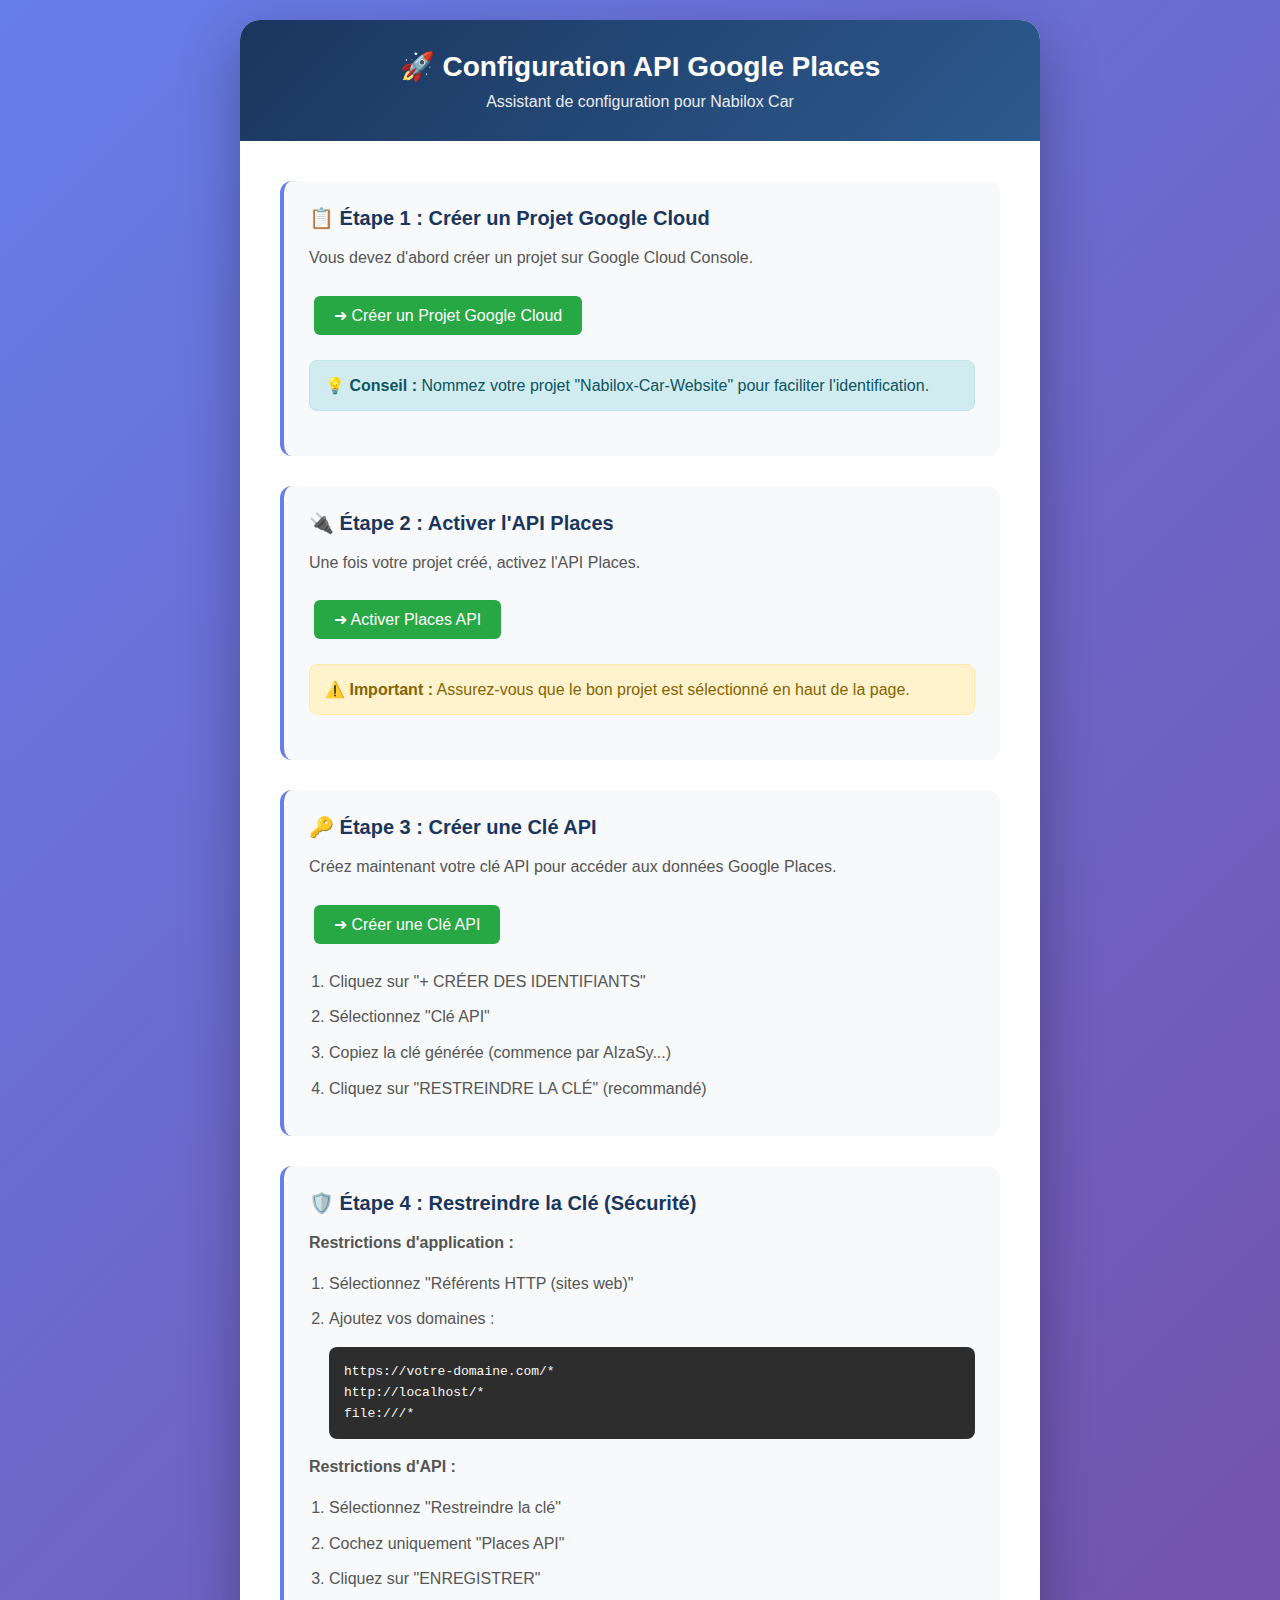
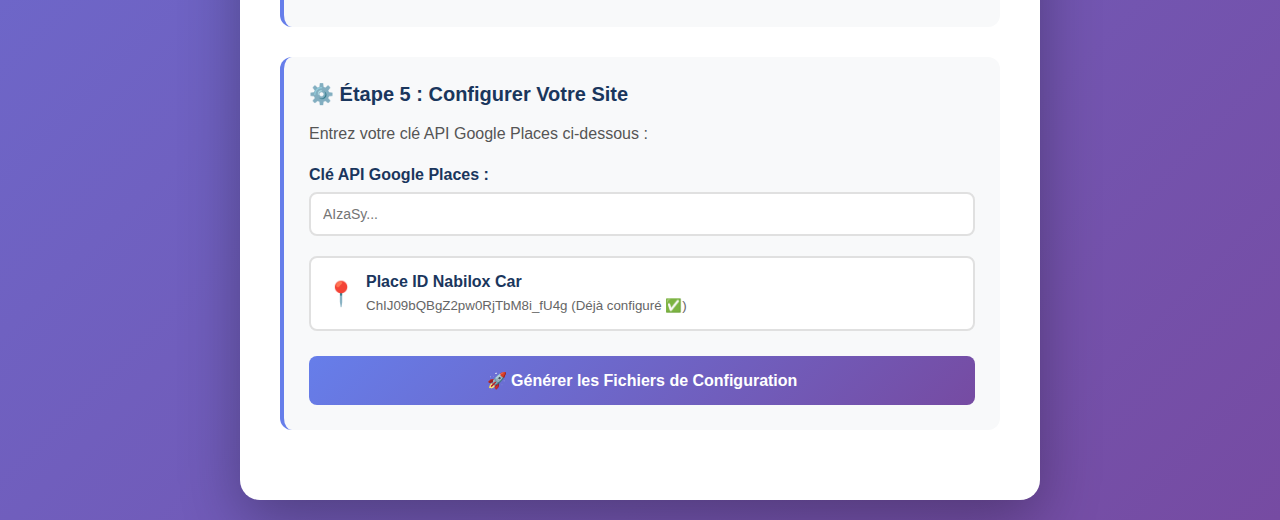
<file: setup-google-api.html>
<!DOCTYPE html>
<html lang="fr">
<head>
    <meta charset="UTF-8">
    <meta name="viewport" content="width=device-width, initial-scale=1.0">
    <title>Configuration API Google Places - Nabilox Car</title>
    <style>
        * {
            margin: 0;
            padding: 0;
            box-sizing: border-box;
        }
        
        body {
            font-family: 'Segoe UI', Tahoma, Geneva, Verdana, sans-serif;
            background: linear-gradient(135deg, #667eea 0%, #764ba2 100%);
            min-height: 100vh;
            padding: 20px;
        }
        
        .container {
            max-width: 800px;
            margin: 0 auto;
            background: white;
            border-radius: 20px;
            box-shadow: 0 20px 60px rgba(0,0,0,0.3);
            overflow: hidden;
        }
        
        .header {
            background: linear-gradient(135deg, #1a365d 0%, #2d5a8f 100%);
            color: white;
            padding: 30px;
            text-align: center;
        }
        
        .header h1 {
            font-size: 28px;
            margin-bottom: 10px;
        }
        
        .header p {
            opacity: 0.9;
            font-size: 16px;
        }
        
        .content {
            padding: 40px;
        }
        
        .step {
            margin-bottom: 30px;
            padding: 25px;
            background: #f8f9fa;
            border-radius: 12px;
            border-left: 4px solid #667eea;
        }
        
        .step h3 {
            color: #1a365d;
            margin-bottom: 15px;
            font-size: 20px;
        }
        
        .step p {
            color: #555;
            line-height: 1.6;
            margin-bottom: 15px;
        }
        
        .step ol {
            margin-left: 20px;
            color: #555;
        }
        
        .step li {
            margin-bottom: 10px;
            line-height: 1.6;
        }
        
        .input-group {
            margin: 20px 0;
        }
        
        .input-group label {
            display: block;
            font-weight: 600;
            color: #1a365d;
            margin-bottom: 8px;
        }
        
        .input-group input {
            width: 100%;
            padding: 12px;
            border: 2px solid #e0e0e0;
            border-radius: 8px;
            font-size: 14px;
            transition: border-color 0.3s;
        }
        
        .input-group input:focus {
            outline: none;
            border-color: #667eea;
        }
        
        .btn {
            background: linear-gradient(135deg, #667eea 0%, #764ba2 100%);
            color: white;
            border: none;
            padding: 15px 30px;
            border-radius: 8px;
            font-size: 16px;
            font-weight: 600;
            cursor: pointer;
            transition: transform 0.2s, box-shadow 0.2s;
            width: 100%;
            margin-top: 10px;
        }
        
        .btn:hover {
            transform: translateY(-2px);
            box-shadow: 0 10px 20px rgba(102, 126, 234, 0.4);
        }
        
        .btn:active {
            transform: translateY(0);
        }
        
        .btn-secondary {
            background: #6c757d;
        }
        
        .alert {
            padding: 15px;
            border-radius: 8px;
            margin: 20px 0;
        }
        
        .alert-success {
            background: #d4edda;
            border: 1px solid #c3e6cb;
            color: #155724;
        }
        
        .alert-warning {
            background: #fff3cd;
            border: 1px solid #ffeaa7;
            color: #856404;
        }
        
        .alert-info {
            background: #d1ecf1;
            border: 1px solid #bee5eb;
            color: #0c5460;
        }
        
        .code-block {
            background: #2d2d2d;
            color: #f8f8f2;
            padding: 15px;
            border-radius: 8px;
            font-family: 'Courier New', monospace;
            font-size: 13px;
            overflow-x: auto;
            margin: 15px 0;
        }
        
        .link-button {
            display: inline-block;
            background: #28a745;
            color: white;
            padding: 10px 20px;
            border-radius: 6px;
            text-decoration: none;
            margin: 10px 5px;
            transition: background 0.3s;
        }
        
        .link-button:hover {
            background: #218838;
        }
        
        .status {
            display: flex;
            align-items: center;
            gap: 10px;
            padding: 15px;
            background: white;
            border-radius: 8px;
            margin: 15px 0;
            border: 2px solid #e0e0e0;
        }
        
        .status-icon {
            font-size: 24px;
        }
        
        .status-text {
            flex: 1;
        }
        
        .status-text strong {
            display: block;
            color: #1a365d;
            margin-bottom: 5px;
        }
        
        .status-text small {
            color: #666;
        }
        
        .progress {
            background: #e0e0e0;
            height: 8px;
            border-radius: 4px;
            overflow: hidden;
            margin: 20px 0;
        }
        
        .progress-bar {
            background: linear-gradient(90deg, #667eea 0%, #764ba2 100%);
            height: 100%;
            transition: width 0.3s;
        }
    </style>
</head>
<body>
    <div class="container">
        <div class="header">
            <h1>🚀 Configuration API Google Places</h1>
            <p>Assistant de configuration pour Nabilox Car</p>
        </div>
        
        <div class="content">
            <!-- Étape 1 -->
            <div class="step">
                <h3>📋 Étape 1 : Créer un Projet Google Cloud</h3>
                <p>Vous devez d'abord créer un projet sur Google Cloud Console.</p>
                <a href="https://console.cloud.google.com/projectcreate" target="_blank" class="link-button">
                    ➜ Créer un Projet Google Cloud
                </a>
                <div class="alert alert-info" style="margin-top: 15px;">
                    <strong>💡 Conseil :</strong> Nommez votre projet "Nabilox-Car-Website" pour faciliter l'identification.
                </div>
            </div>
            
            <!-- Étape 2 -->
            <div class="step">
                <h3>🔌 Étape 2 : Activer l'API Places</h3>
                <p>Une fois votre projet créé, activez l'API Places.</p>
                <a href="https://console.cloud.google.com/apis/library/places-backend.googleapis.com" target="_blank" class="link-button">
                    ➜ Activer Places API
                </a>
                <div class="alert alert-warning" style="margin-top: 15px;">
                    <strong>⚠️ Important :</strong> Assurez-vous que le bon projet est sélectionné en haut de la page.
                </div>
            </div>
            
            <!-- Étape 3 -->
            <div class="step">
                <h3>🔑 Étape 3 : Créer une Clé API</h3>
                <p>Créez maintenant votre clé API pour accéder aux données Google Places.</p>
                <a href="https://console.cloud.google.com/apis/credentials" target="_blank" class="link-button">
                    ➜ Créer une Clé API
                </a>
                <ol style="margin-top: 15px;">
                    <li>Cliquez sur "+ CRÉER DES IDENTIFIANTS"</li>
                    <li>Sélectionnez "Clé API"</li>
                    <li>Copiez la clé générée (commence par AIzaSy...)</li>
                    <li>Cliquez sur "RESTREINDRE LA CLÉ" (recommandé)</li>
                </ol>
            </div>
            
            <!-- Étape 4 -->
            <div class="step">
                <h3>🛡️ Étape 4 : Restreindre la Clé (Sécurité)</h3>
                <p><strong>Restrictions d'application :</strong></p>
                <ol>
                    <li>Sélectionnez "Référents HTTP (sites web)"</li>
                    <li>Ajoutez vos domaines :
                        <div class="code-block">
https://votre-domaine.com/*<br>
http://localhost/*<br>
file:///*
                        </div>
                    </li>
                </ol>
                <p style="margin-top: 15px;"><strong>Restrictions d'API :</strong></p>
                <ol>
                    <li>Sélectionnez "Restreindre la clé"</li>
                    <li>Cochez uniquement "Places API"</li>
                    <li>Cliquez sur "ENREGISTRER"</li>
                </ol>
            </div>
            
            <!-- Étape 5 -->
            <div class="step">
                <h3>⚙️ Étape 5 : Configurer Votre Site</h3>
                <p>Entrez votre clé API Google Places ci-dessous :</p>
                
                <div class="input-group">
                    <label for="apiKey">Clé API Google Places :</label>
                    <input type="text" id="apiKey" placeholder="AIzaSy..." />
                </div>
                
                <div class="status">
                    <div class="status-icon">📍</div>
                    <div class="status-text">
                        <strong>Place ID Nabilox Car</strong>
                        <small>ChIJ09bQBgZ2pw0RjTbM8i_fU4g (Déjà configuré ✅)</small>
                    </div>
                </div>
                
                <button class="btn" onclick="generateConfig()">
                    🚀 Générer les Fichiers de Configuration
                </button>
            </div>
            
            <!-- Résultat -->
            <div id="result" style="display: none;">
                <div class="step">
                    <h3>✅ Configuration Générée !</h3>
                    <div class="alert alert-success">
                        <strong>Succès !</strong> Vos fichiers de configuration sont prêts.
                    </div>
                    
                    <h4 style="margin: 20px 0 10px 0;">1️⃣ Mettez à jour config.js :</h4>
                    <div class="code-block" id="configCode"></div>
                    <button class="btn btn-secondary" onclick="copyToClipboard('configCode')">
                        📋 Copier le Code
                    </button>
                    
                    <h4 style="margin: 20px 0 10px 0;">2️⃣ Mettez à jour index.html :</h4>
                    <div class="code-block" id="htmlCode"></div>
                    <button class="btn btn-secondary" onclick="copyToClipboard('htmlCode')">
                        📋 Copier le Code
                    </button>
                    
                    <div class="alert alert-info" style="margin-top: 20px;">
                        <strong>📝 Instructions :</strong>
                        <ol style="margin-top: 10px; margin-left: 20px;">
                            <li>Ouvrez le fichier <code>config.js</code></li>
                            <li>Remplacez la ligne <code>apiKey: 'VOTRE_CLE_API_ICI',</code> par le code copié</li>
                            <li>Ouvrez le fichier <code>index.html</code></li>
                            <li>Trouvez la balise <code><script src="https://maps.googleapis.com/maps/api/js...</code></li>
                            <li>Remplacez <code>YOUR_API_KEY</code> par votre clé API</li>
                            <li>Sauvegardez les fichiers</li>
                            <li>Rechargez votre site</li>
                        </ol>
                    </div>
                    
                    <button class="btn" onclick="testConfiguration()" style="margin-top: 20px;">
                        🧪 Tester la Configuration
                    </button>
                </div>
            </div>
        </div>
    </div>
    
    <script>
        function generateConfig() {
            const apiKey = document.getElementById('apiKey').value.trim();
            
            if (!apiKey) {
                alert('❌ Veuillez entrer votre clé API Google Places');
                return;
            }
            
            if (!apiKey.startsWith('AIzaSy')) {
                alert('⚠️ La clé API devrait commencer par "AIzaSy". Vérifiez que vous avez copié la bonne clé.');
                return;
            }
            
            // Générer le code pour config.js
            const configCode = `apiKey: '${apiKey}',`;
            document.getElementById('configCode').textContent = configCode;
            
            // Générer le code pour index.html
            const htmlCode = '<script src="https://maps.googleapis.com/maps/api/js?key=' + apiKey + '&libraries=places&callback=initGoogleReviews" async defer><\/script>';
            document.getElementById('htmlCode').textContent = htmlCode;
            
            // Afficher le résultat
            document.getElementById('result').style.display = 'block';
            document.getElementById('result').scrollIntoView({ behavior: 'smooth' });
        }
        
        function copyToClipboard(elementId) {
            const text = document.getElementById(elementId).textContent;
            navigator.clipboard.writeText(text).then(() => {
                alert('✅ Code copié dans le presse-papiers !');
            }).catch(err => {
                alert('❌ Erreur lors de la copie : ' + err);
            });
        }
        
        function testConfiguration() {
            const apiKey = document.getElementById('apiKey').value.trim();
            const testUrl = `https://maps.googleapis.com/maps/api/place/details/json?place_id=ChIJ09bQBgZ2pw0RjTbM8i_fU4g&key=${apiKey}`;
            
            alert('🧪 Test de la configuration...\n\n' +
                  '1. Ouvrez la console du navigateur (F12)\n' +
                  '2. Rechargez votre site\n' +
                  '3. Cherchez les messages [GoogleReviews]\n' +
                  '4. Vous devriez voir "✅ Reviews chargées depuis l\'API"\n\n' +
                  'Si vous voyez des erreurs, vérifiez :\n' +
                  '- Que l\'API Places est activée\n' +
                  '- Que les restrictions de domaine sont correctes\n' +
                  '- Que la clé API est bien copiée');
        }
    </script>
</body>
</html>
</file>
